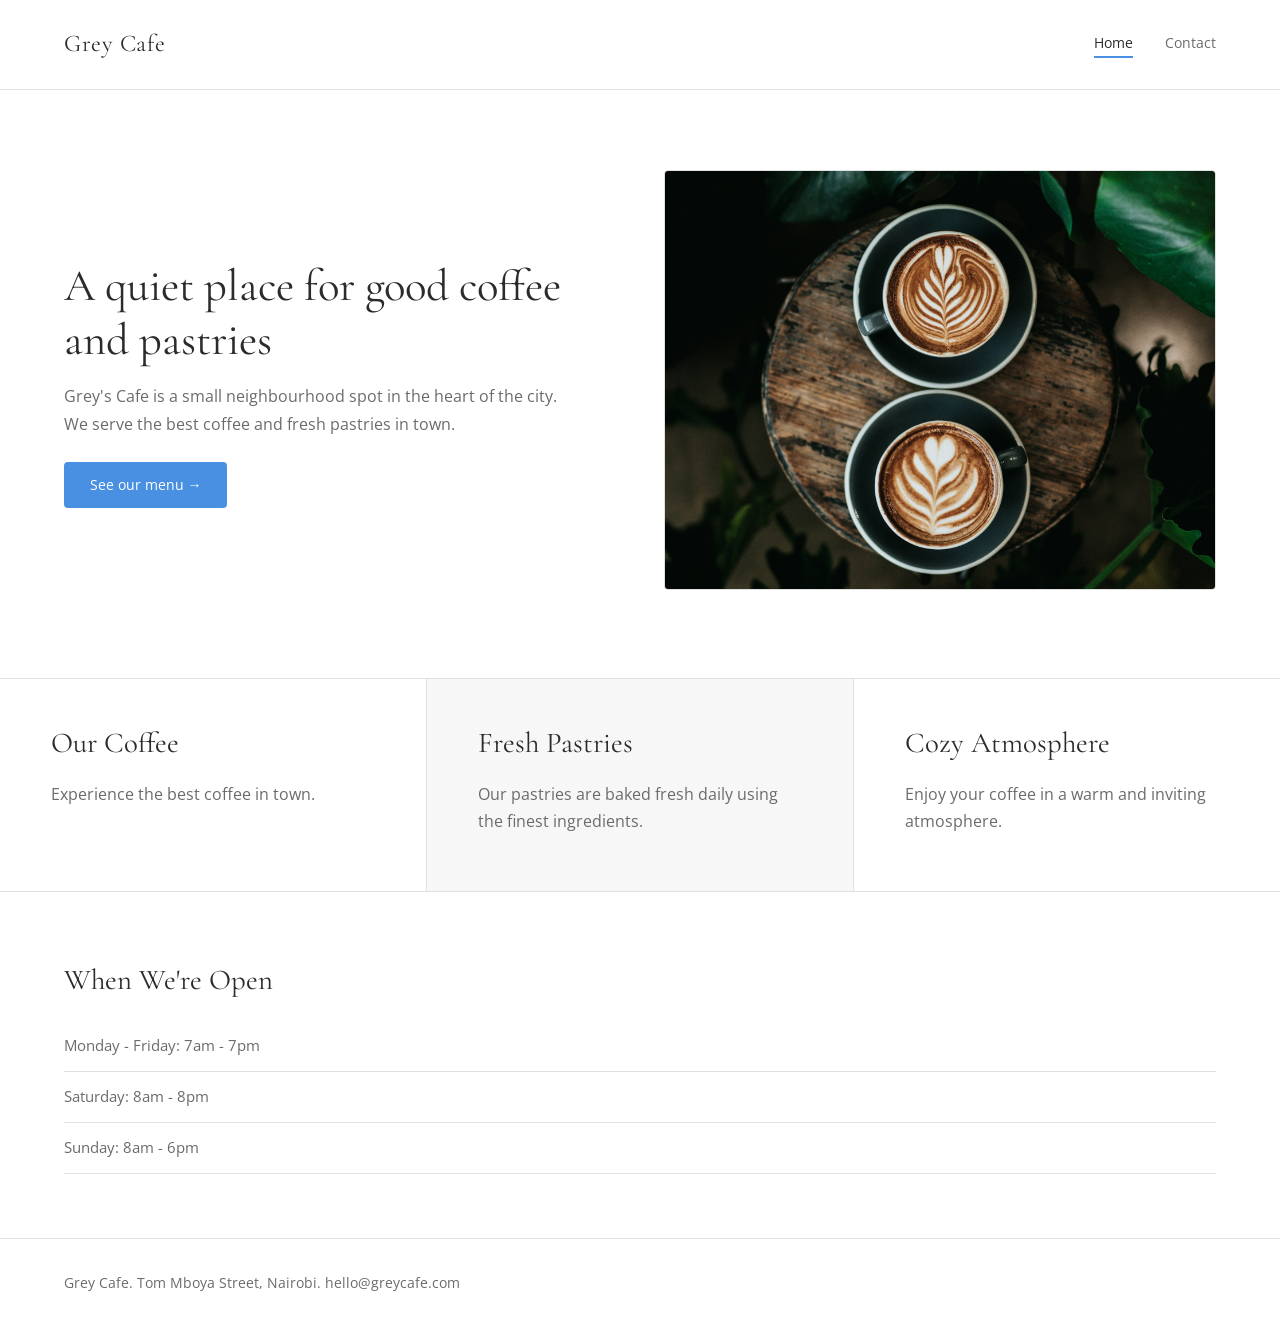
<file: index.html>
<!DOCTYPE html>
<html lang="en">
<head>
    <meta charset="UTF-8">
    <meta name="viewport" content="width=device-width, initial-scale=1.0">
    <title>Grey Cafe - Home</title>
    <link href="https://fonts.googleapis.com/css2?family=Cormorant+Garamond:wght@300;400&family=Open+Sans:wght@300;400&display=swap" rel="stylesheet">
    <link rel="stylesheet" href="styles.css">
</head>
<body>

    <header class="site-header">
        <div class="logo">Grey Cafe</div>
        <nav class="site-nav">
            <a href="index.html" class="nav-link active">Home</a>
            <a href="contact.html" class="nav-link">Contact</a>
        </nav>
    </header>

<main>

    <section class="hero">
        <div class="hero-text">
            <h1>A quiet place for good coffee and pastries</h1>
            <p>Grey's Cafe is a small neighbourhood spot in the heart of the city. We serve the best coffee and fresh pastries in town.</p>
            <a href="about.html" class="btn">See our menu →</a>
        </div>
        <div class="hero-image">
            <img src="nathan-dumlao-c2Y16tC3yO8-unsplash.jpg" alt="A cup of coffee on a table">
        </div>
    </section>

    <section class="features">
        <div class="feature-card">
            <h2>Our Coffee</h2>
            <p>Experience the best coffee in town.</p>
        </div>
        <div class="feature-card">
            <h2>Fresh Pastries</h2>
            <p>Our pastries are baked fresh daily using the finest ingredients.</p>
        </div>
        <div class="feature-card">
            <h2>Cozy Atmosphere</h2>
            <p>Enjoy your coffee in a warm and inviting atmosphere.</p>
        </div>
    </section>

    <section class="hours">
        <h2>When We're Open</h2>
        <ul class="hours-list">
            <li>Monday - Friday: 7am - 7pm</li>
            <li>Saturday: 8am - 8pm</li>
            <li>Sunday: 8am - 6pm</li>
        </ul>
    </section>

</main>

<footer class="site-footer">
    <p>Grey Cafe. Tom Mboya Street, Nairobi. <a href="mailto:info@greycafe.com">hello@greycafe.com</a></p>
</footer>

</body>
</html>
</file>
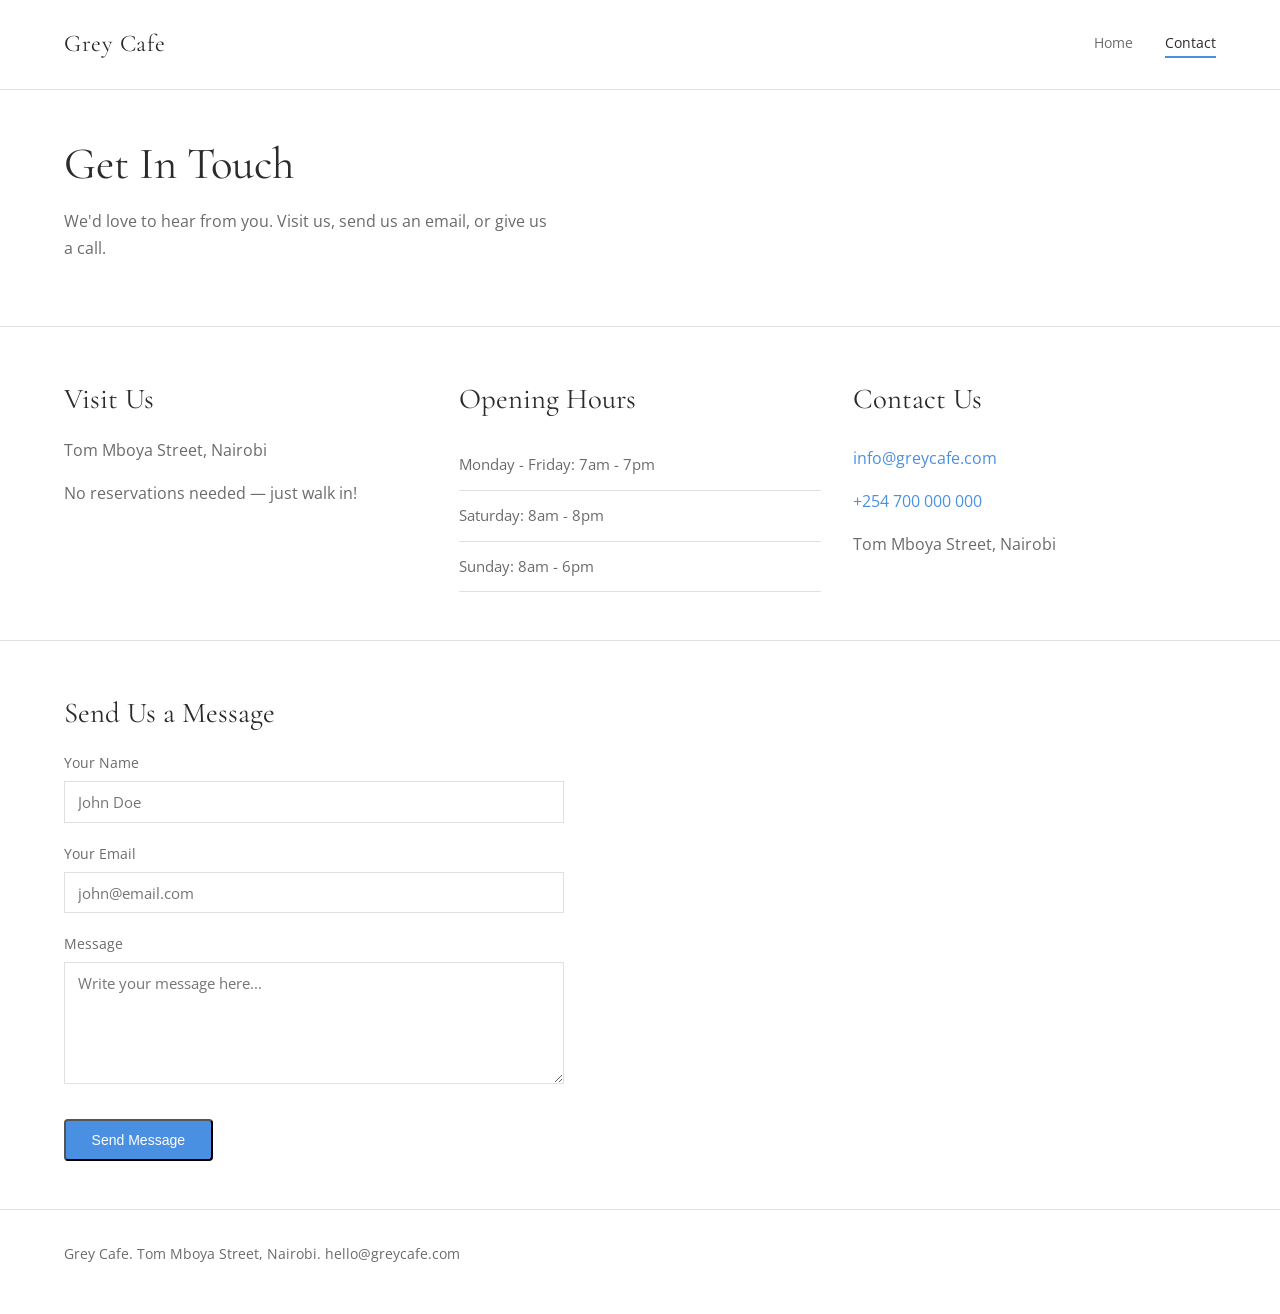
<file: contact.html>
<!DOCTYPE html>
<html lang="en">
<head>
    <meta charset="UTF-8">
    <meta name="viewport" content="width=device-width, initial-scale=1.0">
    <title>Grey Cafe - Contact</title>
    <link href="https://fonts.googleapis.com/css2?family=Cormorant+Garamond:wght@300;400&family=Open+Sans:wght@300;400&display=swap" rel="stylesheet">
    <link rel="stylesheet" href="styles.css">
</head>
<body>

    <header class="site-header">
        <div class="logo">Grey Cafe</div>
        <nav class="site-nav">
            <a href="index.html" class="nav-link">Home</a>
            <a href="contact.html" class="nav-link active">Contact</a>
        </nav>
    </header>

<main>

    <section class="contact-hero">
        <h1>Get In Touch</h1>
        <p>We'd love to hear from you. Visit us, send us an email, or give us a call.</p>
    </section>

    <section class="contact-details">
        <div class="contact-block">
            <h2>Visit Us</h2>
            <p>Tom Mboya Street, Nairobi</p>
            <p>No reservations needed — just walk in!</p>
        </div>

        <div class="contact-block">
            <h2>Opening Hours</h2>
            <ul class="hours-list">
                <li>Monday - Friday: 7am - 7pm</li>
                <li>Saturday: 8am - 8pm</li>
                <li>Sunday: 8am - 6pm</li>
            </ul>
        </div>

        <div class="contact-block">
            <h2>Contact Us</h2>
            <ul class="contact-info">
                <li> <a href="mailto:info@greycafe.com">info@greycafe.com</a></li>
                <li> <a href="tel:+254700000000">+254 700 000 000</a></li>
                <li> Tom Mboya Street, Nairobi</li>
            </ul>
        </div>
    </section>

    <section class="contact-form">
        <h2>Send Us a Message</h2>
        <form>
            <div class="form-group">
                <label for="name">Your Name</label>
                <input type="text" id="name" placeholder="John Doe">
            </div>
            <div class="form-group">
                <label for="email">Your Email</label>
                <input type="email" id="email" placeholder="john@email.com">
            </div>
            <div class="form-group">
                <label for="message">Message</label>
                <textarea id="message" rows="5" placeholder="Write your message here..."></textarea>
            </div>
            <button type="submit" class="btn">Send Message</button>
        </form>
    </section>

</main>

<footer class="site-footer">
    <p>Grey Cafe. Tom Mboya Street, Nairobi. <a href="mailto:info@greycafe.com">hello@greycafe.com</a></p>
</footer>

</body>
</html>
</file>
<file: styles.css>
/* Grey Cafe - styles.css */

:root {
  --color-bg: #ffffff;
  --color-text: #2b2b2b;
  --color-muted: #6b6b6b;
  --color-accent: #4a90e2;
  --color-border: #e0e0e0;
  --color-card: #f7f7f7;

  --font-display: 'Cormorant Garamond', Georgia, serif;
  --font-body: 'Open Sans', Arial, sans-serif;
}

*, *::before, *::after {
  box-sizing: border-box;
  margin: 0;
  padding: 0;
}

body {
  background-color: var(--color-bg);
  color: var(--color-text);
  font-family: var(--font-body);
  font-size: 1rem;
  line-height: 1.7;
}

h1 {
  font-family: var(--font-display);
  font-size: 2.8rem;
  font-weight: 400;
  line-height: 1.2;
  margin-bottom: 1rem;
  color: var(--color-text);
}

h2 {
  font-family: var(--font-display);
  font-size: 1.8rem;
  font-weight: 400;
  margin-bottom: 0.8rem;
  color: var(--color-text);
}

p {
  color: var(--color-muted);
  margin-bottom: 1rem;
  max-width: 55ch;
}

a {
  color: inherit;
  text-decoration: none;
}

.site-header {
  display: flex;
  justify-content: space-between;
  align-items: center;
  padding: 1.5rem 5vw;
  border-bottom: 1px solid var(--color-border);
}

.logo {
  font-family: var(--font-display);
  font-size: 1.5rem;
  font-weight: 400;
  letter-spacing: 0.03em;
}

.site-nav {
  display: flex;
  gap: 2rem;
}

.nav-link {
  font-size: 0.875rem;
  color: var(--color-muted);
  padding-bottom: 2px;
  border-bottom: 2px solid transparent;
  transition: color 0.2s, border-color 0.2s;
}

.nav-link:hover {
  color: var(--color-accent);
  border-bottom-color: var(--color-accent);
}

.nav-link.active {
  color: var(--color-text);
  border-bottom-color: var(--color-accent);
}

.hero {
  display: flex;
  align-items: center;
  gap: 3rem;
  padding: 5rem 5vw;
}

.hero-text {
  flex: 1;
}

.hero-image {
  flex: 1;
}

.hero-image img {
  width: 100%;
  height: 420px;
  object-fit: cover;
  border: 1px solid var(--color-border);
  border-radius: 4px;
}

.btn {
  display: inline-block;
  margin-top: 0.5rem;
  padding: 0.7rem 1.6rem;
  background-color: var(--color-accent);
  color: #ffffff;
  font-size: 0.875rem;
  border-radius: 4px;
  transition: background-color 0.2s;
}

.btn:hover {
  background-color: #2c6fba;
}

.features {
  display: flex;
  gap: 0;
  border-top: 1px solid var(--color-border);
  border-bottom: 1px solid var(--color-border);
}

.feature-card {
  flex: 1;
  padding: 2.5rem 4vw;
  border-right: 1px solid var(--color-border);
}

.feature-card:last-child {
  border-right: none;
}

.feature-card:nth-child(2) {
  background-color: var(--color-card);
}

.hours {
  padding: 4rem 5vw;
}

.hours-list {
  list-style: none;
  margin-top: 1rem;
}

.hours-list li {
  padding: 0.75rem 0;
  border-bottom: 1px solid var(--color-border);
  color: var(--color-muted);
  font-size: 0.95rem;
}

.hours-list li:hover {
  color: var(--color-text);
}

.site-footer {
  padding: 2rem 5vw;
  border-top: 1px solid var(--color-border);
  font-size: 0.85rem;
  color: var(--color-muted);
}

.site-footer a:hover {
  color: var(--color-accent);
}

.contact-hero {
    padding: 3rem 5vw;
    border-bottom: 1px solid var(--color-border);
}

.contact-details {
    display: flex;
    gap: 2rem;
    padding: 3rem 5vw;
    border-bottom: 1px solid var(--color-border);
}

.contact-block {
    flex: 1;
}

.contact-info {
    list-style: none;
    margin-top: 0.5rem;
}

.contact-info li {
    padding: 0.5rem 0;
    color: var(--color-muted);
}

.contact-info a {
    color: var(--color-accent);
}

.contact-form {
    padding: 3rem 5vw;
}

.form-group {
    margin-bottom: 1.2rem;
}

.form-group label {
    display: block;
    margin-bottom: 0.4rem;
    font-size: 0.875rem;
    color: var(--color-muted);
}

.form-group input,
.form-group textarea {
    width: 100%;
    max-width: 500px;
    padding: 0.6rem 0.8rem;
    border: 1px solid var(--color-border);
    font-family: var(--font-body);
    font-size: 0.95rem;
    color: var(--color-text);
    outline: none;
}

.form-group input:focus,
.form-group textarea:focus {
    border-color: var(--color-accent);
}
</file>
